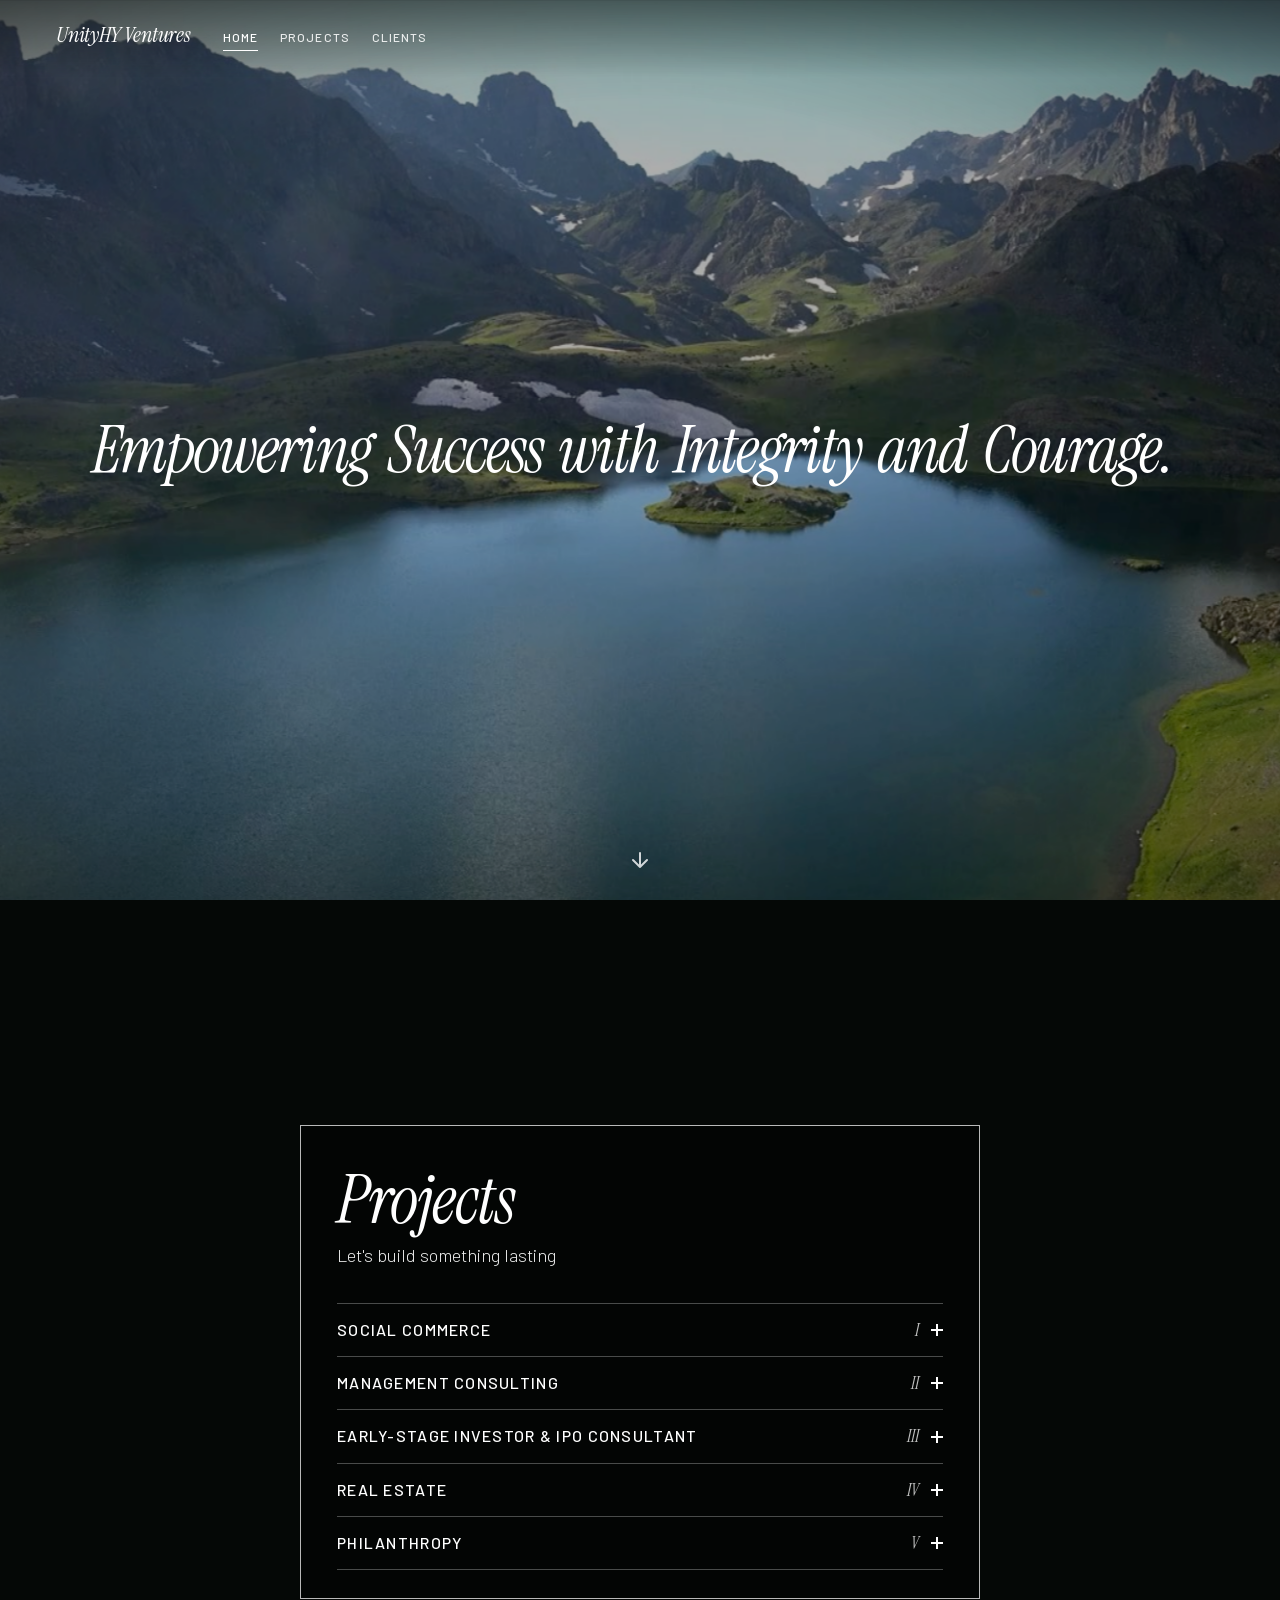
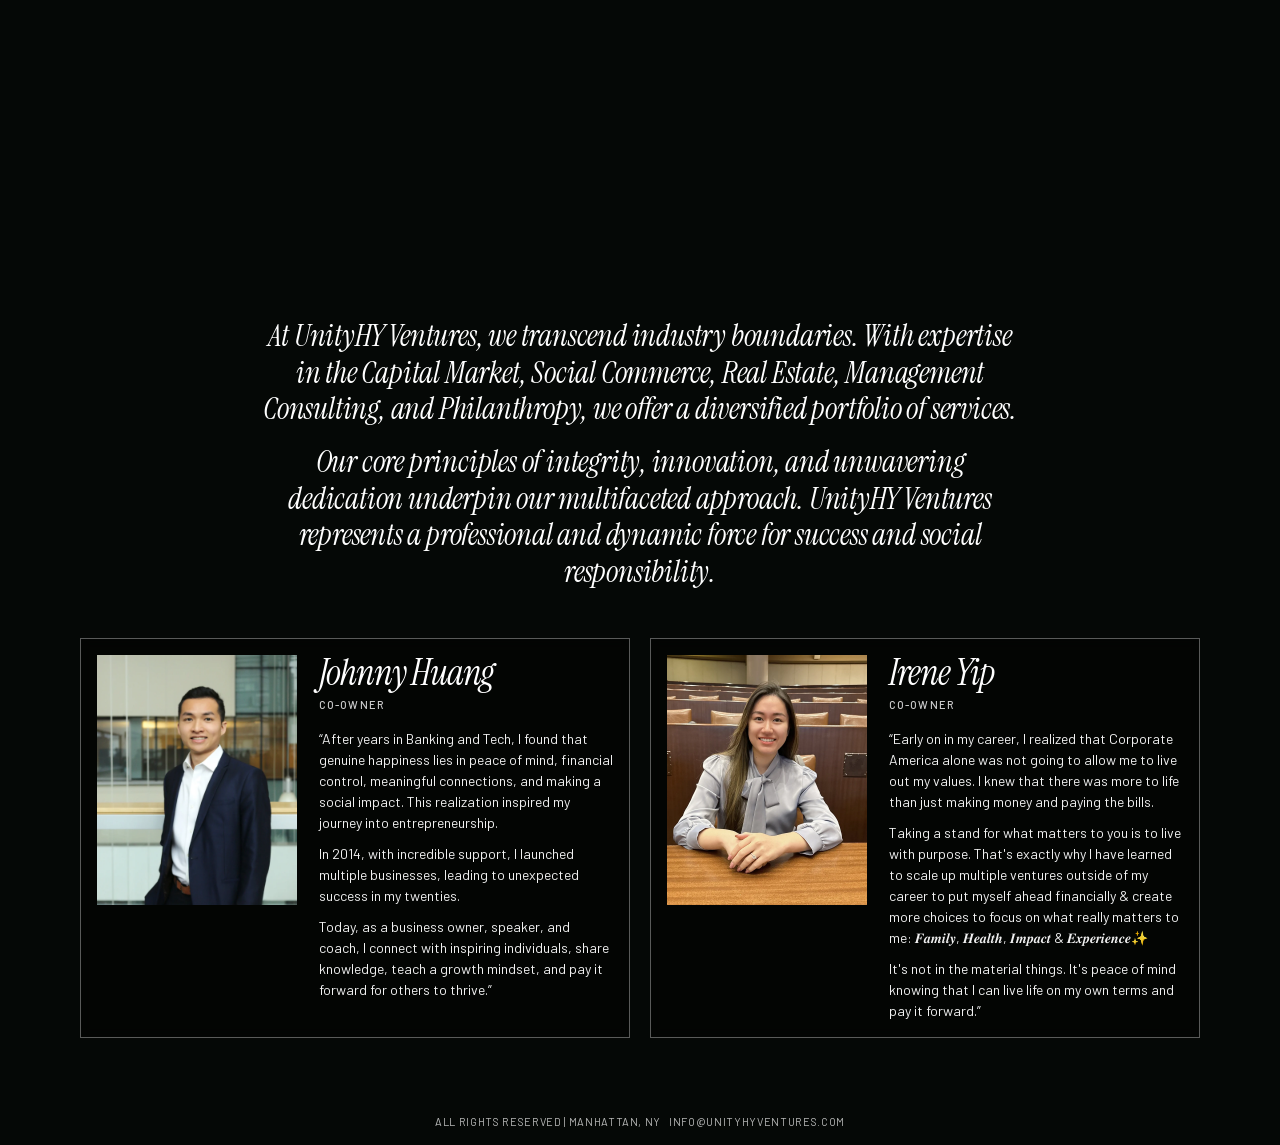
<file: index.html>
<!doctype html>
<html lang="en">
<head>
<meta charset="utf-8">
<meta name="viewport" content="width=device-width, initial-scale=1, viewport-fit=cover">
<title>UnityHY Ventures</title>
<meta name="description" content="UnityHY Ventures. Empowering Success with Integrity and Courage. Social Commerce, Management Consulting, Early-Stage Investor &amp; IPO Consultant, Real Estate, Philanthropy.">
<meta name="theme-color" content="#000000">
<meta property="og:type" content="website">
<meta property="og:site_name" content="UnityHY Ventures">
<meta property="og:title" content="UnityHY Ventures">
<meta property="og:description" content="Empowering Success with Integrity and Courage.">
<meta property="og:url" content="https://www.unityhyventures.com/">
<meta property="og:image" content="https://www.unityhyventures.com/img/preview.jpg">
<meta name="twitter:card" content="summary_large_image">
<link rel="canonical" href="https://www.unityhyventures.com/">
<link rel="icon" href="data:image/svg+xml,%3Csvg xmlns='http://www.w3.org/2000/svg' viewBox='0 0 32 32'%3E%3Crect width='32' height='32' rx='16' fill='%23000'/%3E%3Ctext x='16' y='23' font-family='Georgia,serif' font-style='italic' font-size='22' text-anchor='middle' fill='%23fff'%3Eu%3C/text%3E%3C/svg%3E">
<link rel="preload" href="fonts/InstrumentSerif-italic-400.woff2" as="font" type="font/woff2" crossorigin>
<link rel="preload" href="img/lake.jpg" as="image">
<link rel="stylesheet" href="site.css">
<script>document.documentElement.classList.add('js')</script>
</head>
<body>
<div class="back" aria-hidden="true">
  <div class="layer" data-k="lake"><video src="video/lake.mp4" muted playsinline autoplay preload="auto"></video></div>
  <div class="layer" data-k="grass"><video src="video/grass.mp4" muted playsinline preload="none"></video></div>
  <div class="layer" data-k="canopy"><video src="video/canopy.mp4" muted playsinline preload="none"></video></div>
</div>

<nav class="nav" aria-label="Main">
  <a class="name" href="index.html">UnityHY Ventures</a>
  <div class="links">
    <a href="index.html" aria-current="page">HOME</a>
    <a href="projects.html">PROJECTS</a>
    <a href="clients.html">CLIENTS</a>
  </div>
</nav>

<main>
<section id="hero">
  <h1 class="serif blur" data-blur data-delay=".1">Empowering Success with Integrity and Courage.</h1>
  <svg class="down rv in-load" style="--d:1s" viewBox="0 0 24 24" aria-hidden="true"><path d="M12 5v14M19 12l-7 7-7-7"/></svg>
</section>

<section id="projects">
  <div class="frame rv">
    <h2 class="serif">Projects</h2>
    <p class="subhead">Let's build something lasting</p>
    <details name="projects">
      <summary>SOCIAL COMMERCE<span class="side"><span class="num">I</span><span class="pm"></span></span></summary>
      <div class="copy">
<p>UnityHY Ventures is a privately held firm dedicated to pioneering revenue growth strategies in the social commerce industry. With a track record of success and innovation, we partner with established suppliers, including industry leaders like Disney, Bank of America, XS Energy, and Office Depot, to enhance their online revenue streams.</p>
<p>Our mission is to facilitate the digital transformation of traditional suppliers, guiding them towards thriving in the dynamic world of e-commerce. We specialize in strategies such as affiliate marketing and word-of-mouth campaigns, which have consistently generated over two million dollars in revenue.</p>
<p>We pride ourselves on our resilience and adaptability, demonstrated by our ability to maintain strong performance even during challenging times, including the pandemic. Our primary markets span across the North East (NY, NJ), California, Washington, and Illinois, and we also have a notable international presence in markets such as Canada, Mainland China, Hong Kong, Australia, and the U.K.</p>
      </div>
    </details>
    <details name="projects">
      <summary>MANAGEMENT CONSULTING<span class="side"><span class="num">II</span><span class="pm"></span></span></summary>
      <div class="copy">
<h4>Banking</h4>
<p>UnityHY Ventures provides specialized banking management consulting services, tailored to address the unique challenges within the financial sector. Our expertise in this domain includes:</p>
<ul>
<li>Risk Management: We assist banks in developing effective risk management strategies to safeguard assets and ensure regulatory compliance.</li>
<li>Process Optimization: We streamline banking operations to enhance efficiency and reduce costs.</li>
<li>Digital Transformation: We guide banks in embracing digital innovations and customer-centric solutions.</li>
</ul>
<h4>INFORMATION TECHNOLOGY</h4>
<p>In the realm of IT management consulting, UnityHY Ventures offers a range of services designed to optimize technology and operations. Our IT expertise includes:</p>
<ul>
<li>IT Strategy: We help businesses define and execute effective IT strategies to align technology with business goals.</li>
<li>Governance and Compliance: We provide guidance on IT governance, regulatory compliance, and data security.</li>
<li>Digital Transformation: We enable businesses to harness the power of technology for innovation and growth.</li>
</ul>
<h4>FINTECH</h4>
<p>For the rapidly evolving FINTECH sector, UnityHY Ventures offers consulting services tailored to address the unique demands of financial technology companies. Our FINTECH consulting includes:</p>
<ul>
<li>Product Development: We assist FINTECH companies in creating and launching cutting-edge products and services.</li>
<li>Market Expansion: We provide guidance on expanding market reach and seizing growth opportunities.</li>
<li>Regulatory Compliance: We help navigate the complex regulatory landscape specific to the FINTECH industry.</li>
</ul>
      </div>
    </details>
    <details name="projects">
      <summary>EARLY-STAGE INVESTOR &amp; IPO CONSULTANT<span class="side"><span class="num">III</span><span class="pm"></span></span></summary>
      <div class="copy">
<p>As a seasoned investment banker and now an angel investor, Johnny Huang, through UnityHY Ventures, plays a pivotal role in guiding Shenzhen Timely Electric Technology Co., Ltd. through its long-term Initial Public Offering (IPO) journey. Our primary focus is on facilitating essential connections for a successful NASDAQ IPO, leveraging our extensive network of brokers, auditors, and legal advisors, ensuring that the leadership team is well-equipped with the expertise and resources necessary for a seamless transition to a publicly traded entity.</p>
<p>In October 2024, Shenzhen Timely Electric Technology Co., Ltd. achieved a significant milestone by securing a project to oversee the construction and operational services for the Longhua Cultural and Sports Center and Jiulongshan Sports Park supercharging station. This landmark agreement represents a substantial advancement in enhancing the company’s market position and aligns perfectly with its growth objectives as it prepares for the IPO.</p>
      </div>
    </details>
    <details name="projects">
      <summary>REAL ESTATE<span class="side"><span class="num">IV</span><span class="pm"></span></span></summary>
      <div class="copy">
<ul>
<li>Real Estate Investment Expertise: At UnityHY Ventures, we have a wealth of experience in real estate development and investment, spanning the dynamic real estate markets of New York City and Long Island. Our comprehensive knowledge and insights enable us to identify prime real estate assets for our clients, ensuring they make informed and profitable investment decisions.</li>
<li>Property Portfolio Management: We bring a unique perspective to property portfolio management, ensuring that our clients&#x27; real estate assets are optimized for growth and income, unlocking the full potential of their investments in both New York City and Long Island.</li>
<li>Strategic Property Acquisition: Our deep-rooted expertise in New York City and Long Island&#x27;s real estate markets positions us as strategic property acquisition specialists. We carefully assess market conditions and investment potential, leveraging our local knowledge to secure properties that align with our clients&#x27; investment objectives and growth strategies.</li>
<li>Real Estate Development and Redevelopment: We actively engage in transformative projects, redeveloping properties to maximize their value, benefiting investors, and enhancing the communities where we operate, whether it&#x27;s in New York City or Long Island.</li>
<li>Real Estate Consultancy: Our real estate consultancy services are enriched by our extensive industry experience in both New York City and Long Island. Our guidance and insights into the real estate markets provide clients with the strategic perspective required to make informed decisions for their property ventures.</li>
<li>Comprehensive Property Analysis: Our property analyses are informed by our wealth of knowledge, ensuring that every investment aligns with our clients&#x27; financial goals and objectives in both New York City and Long Island.</li>
</ul>
      </div>
    </details>
    <details name="projects">
      <summary>PHILANTHROPY<span class="side"><span class="num">V</span><span class="pm"></span></span></summary>
      <div class="copy">
<p>The Lea Foundation was established out of deep concern for children in rural China who remain in their hometowns while their parents migrate to urban areas for work. This situation often leads to significant emotional and psychological challenges, as these children experience isolation, neglect, and a lack of parental guidance. The absence of parents can hinder their emotional development and educational opportunities, perpetuating a cycle of poverty and social difficulties within these communities. This phenomenon raises serious concerns about the long-term effects on children&#x27;s well-being and the stability of family structures.</p>
<p>The Foundation’s Returning Mothers program encourages women to return home by providing stable employment in traditional clothing production, promoting family unity, supporting left-behind children, and strengthening community ties. In collaboration with partners like China Life Insurance, the Suzhou Mingde Public Welfare Foundation, and individual philanthropists, the program also fosters eco-friendly agriculture, creating additional income through green crop cultivation. This comprehensive approach aids poverty alleviation while enabling women to stay close to their families.</p>
<p>Additionally, the Foundation organizes summer camps that enrich left-behind children’s lives through art, literature, and character development, fostering a nurturing environment for their growth and joy.</p>
<p>The Supporting Accompanying Mothers in County Towns initiative addresses the daily challenges these mothers face by providing:</p>
<ul>
<li>Emotional Support: A compassionate community for sharing experiences and forming connections.</li>
<li>Practical Aid: Resources and guidance to enhance their children’s education.</li>
<li>Advocacy: Raising awareness and promoting better educational opportunities in rural areas.</li>
<li>Empowerment: Opportunities for personal growth and development.</li>
</ul>
<p>Through these initiatives, the Lea Foundation seeks to empower mothers and foster positive family and community outcomes.</p>
      </div>
    </details>
  </div>
</section>

<section id="founders">
  <div class="about rv">
    <p>At UnityHY Ventures, we transcend industry boundaries. With expertise in the Capital Market, Social Commerce, Real Estate, Management Consulting, and Philanthropy, we offer a diversified portfolio of services.</p>
    <p>Our core principles of integrity, innovation, and unwavering dedication underpin our multifaceted approach. UnityHY Ventures represents a professional and dynamic force for success and social responsibility.</p>
  </div>
  <div class="two">
    <article class="who rv">
      <img src="img/johnny.webp" alt="Johnny Huang" loading="lazy">
      <div>
        <h3 class="serif">Johnny Huang</h3>
        <div class="role">Co-Owner</div>
        <blockquote><p>“After years in Banking and Tech, I found that genuine happiness lies in peace of mind, financial control, meaningful connections, and making a social impact. This realization inspired my journey into entrepreneurship.</p><p>In 2014, with incredible support, I launched multiple businesses, leading to unexpected success in my twenties.</p><p>Today, as a business owner, speaker, and coach, I connect with inspiring individuals, share knowledge, teach a growth mindset, and pay it forward for others to thrive.”</p></blockquote>
      </div>
    </article>
    <article class="who rv" style="--d:.1s">
      <img src="img/irene.webp" alt="Irene Yip" loading="lazy">
      <div>
        <h3 class="serif">Irene Yip</h3>
        <div class="role">Co-Owner</div>
        <blockquote><p>“Early on in my career, I realized that Corporate America alone was not going to allow me to live out my values. I knew that there was more to life than just making money and paying the bills.</p><p>Taking a stand for what matters to you is to live with purpose. That&#x27;s exactly why I have learned to scale up multiple ventures outside of my career to put myself ahead financially &amp; create more choices to focus on what really matters to me: 𝑭𝒂𝒎𝒊𝒍𝒚, 𝑯𝒆𝒂𝒍𝒕𝒉, 𝑰𝒎𝒑𝒂𝒄𝒕 &amp; 𝑬𝒙𝒑𝒆𝒓𝒊𝒆𝒏𝒄𝒆✨</p><p>It&#x27;s not in the material things. It&#x27;s peace of mind knowing that I can live life on my own terms and pay it forward.”</p></blockquote>
      </div>
    </article>
  </div>
</section>
</main>
<footer>ALL RIGHTS RESERVED | MANHATTAN, NY &nbsp; <a href="mailto:INFO@UNITYHYVENTURES.COM">INFO@UNITYHYVENTURES.COM</a></footer>
<script src="site.js"></script>
</body>
</html>
</file>
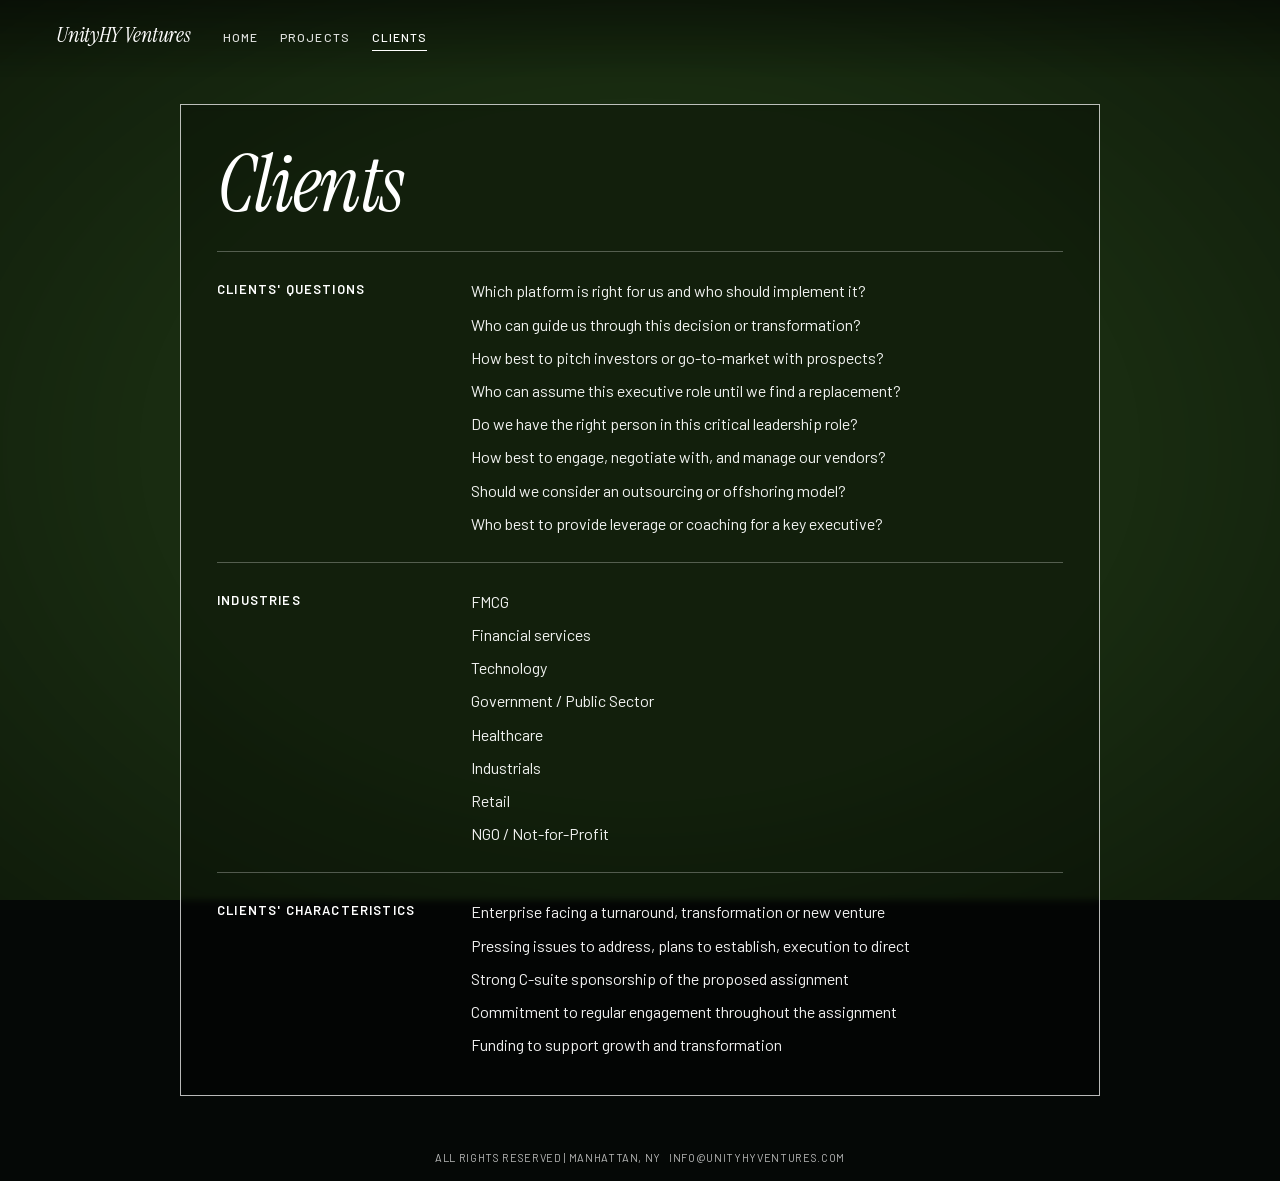
<file: clients.html>
<!doctype html>
<html lang="en">
<head>
<meta charset="utf-8">
<meta name="viewport" content="width=device-width, initial-scale=1, viewport-fit=cover">
<title>Clients | UnityHY Ventures</title>
<meta name="description" content="Clients&#x27; Questions, Industries and Clients&#x27; Characteristics at UnityHY Ventures.">
<meta name="theme-color" content="#000000">
<meta property="og:type" content="website">
<meta property="og:site_name" content="UnityHY Ventures">
<meta property="og:title" content="Clients | UnityHY Ventures">
<meta property="og:description" content="Empowering Success with Integrity and Courage.">
<meta property="og:url" content="https://www.unityhyventures.com/clients">
<meta property="og:image" content="https://www.unityhyventures.com/img/preview.jpg">
<meta name="twitter:card" content="summary_large_image">
<link rel="canonical" href="https://www.unityhyventures.com/clients">
<link rel="icon" href="data:image/svg+xml,%3Csvg xmlns='http://www.w3.org/2000/svg' viewBox='0 0 32 32'%3E%3Crect width='32' height='32' rx='16' fill='%23000'/%3E%3Ctext x='16' y='23' font-family='Georgia,serif' font-style='italic' font-size='22' text-anchor='middle' fill='%23fff'%3Eu%3C/text%3E%3C/svg%3E">
<link rel="preload" href="fonts/InstrumentSerif-italic-400.woff2" as="font" type="font/woff2" crossorigin>
<link rel="stylesheet" href="site.css">
<script>document.documentElement.classList.add('js')</script>
</head>
<body>
<div class="back" aria-hidden="true">
  <div class="layer" data-k="grass"><video src="video/grass.mp4" muted playsinline autoplay preload="auto"></video></div>
</div>

<nav class="nav" aria-label="Main">
  <a class="name" href="index.html">UnityHY Ventures</a>
  <div class="links">
    <a href="index.html">HOME</a>
    <a href="projects.html">PROJECTS</a>
    <a href="clients.html" aria-current="page">CLIENTS</a>
  </div>
</nav>

<main>
<section id="clientpage">
  <div class="frame wide rv in-load">
    <h1 class="serif">Clients</h1>
    <div class="block"><h2>Clients' Questions</h2><ul><li>Which platform is right for us and who should implement it?</li><li>Who can guide us through this decision or transformation?</li><li>How best to pitch investors or go-to-market with prospects?</li><li>Who can assume this executive role until we find a replacement?</li><li>Do we have the right person in this critical leadership role?</li><li>How best to engage, negotiate with, and manage our vendors?</li><li>Should we consider an outsourcing or offshoring model?</li><li>Who best to provide leverage or coaching for a key executive?</li></ul></div>
    <div class="block"><h2>Industries</h2><ul><li>FMCG</li><li>Financial services</li><li>Technology</li><li>Government / Public Sector</li><li>Healthcare</li><li>Industrials</li><li>Retail</li><li>NGO / Not-for-Profit</li></ul></div>
    <div class="block"><h2>Clients' Characteristics</h2><ul><li>Enterprise facing a turnaround, transformation or new venture</li><li>Pressing issues to address, plans to establish, execution to direct</li><li>Strong C-suite sponsorship of the proposed assignment</li><li>Commitment to regular engagement throughout the assignment</li><li>Funding to support growth and transformation</li></ul></div>
  </div>
</section>
</main>
<footer>ALL RIGHTS RESERVED | MANHATTAN, NY &nbsp; <a href="mailto:INFO@UNITYHYVENTURES.COM">INFO@UNITYHYVENTURES.COM</a></footer>
<script src="site.js"></script>
</body>
</html>
</file>
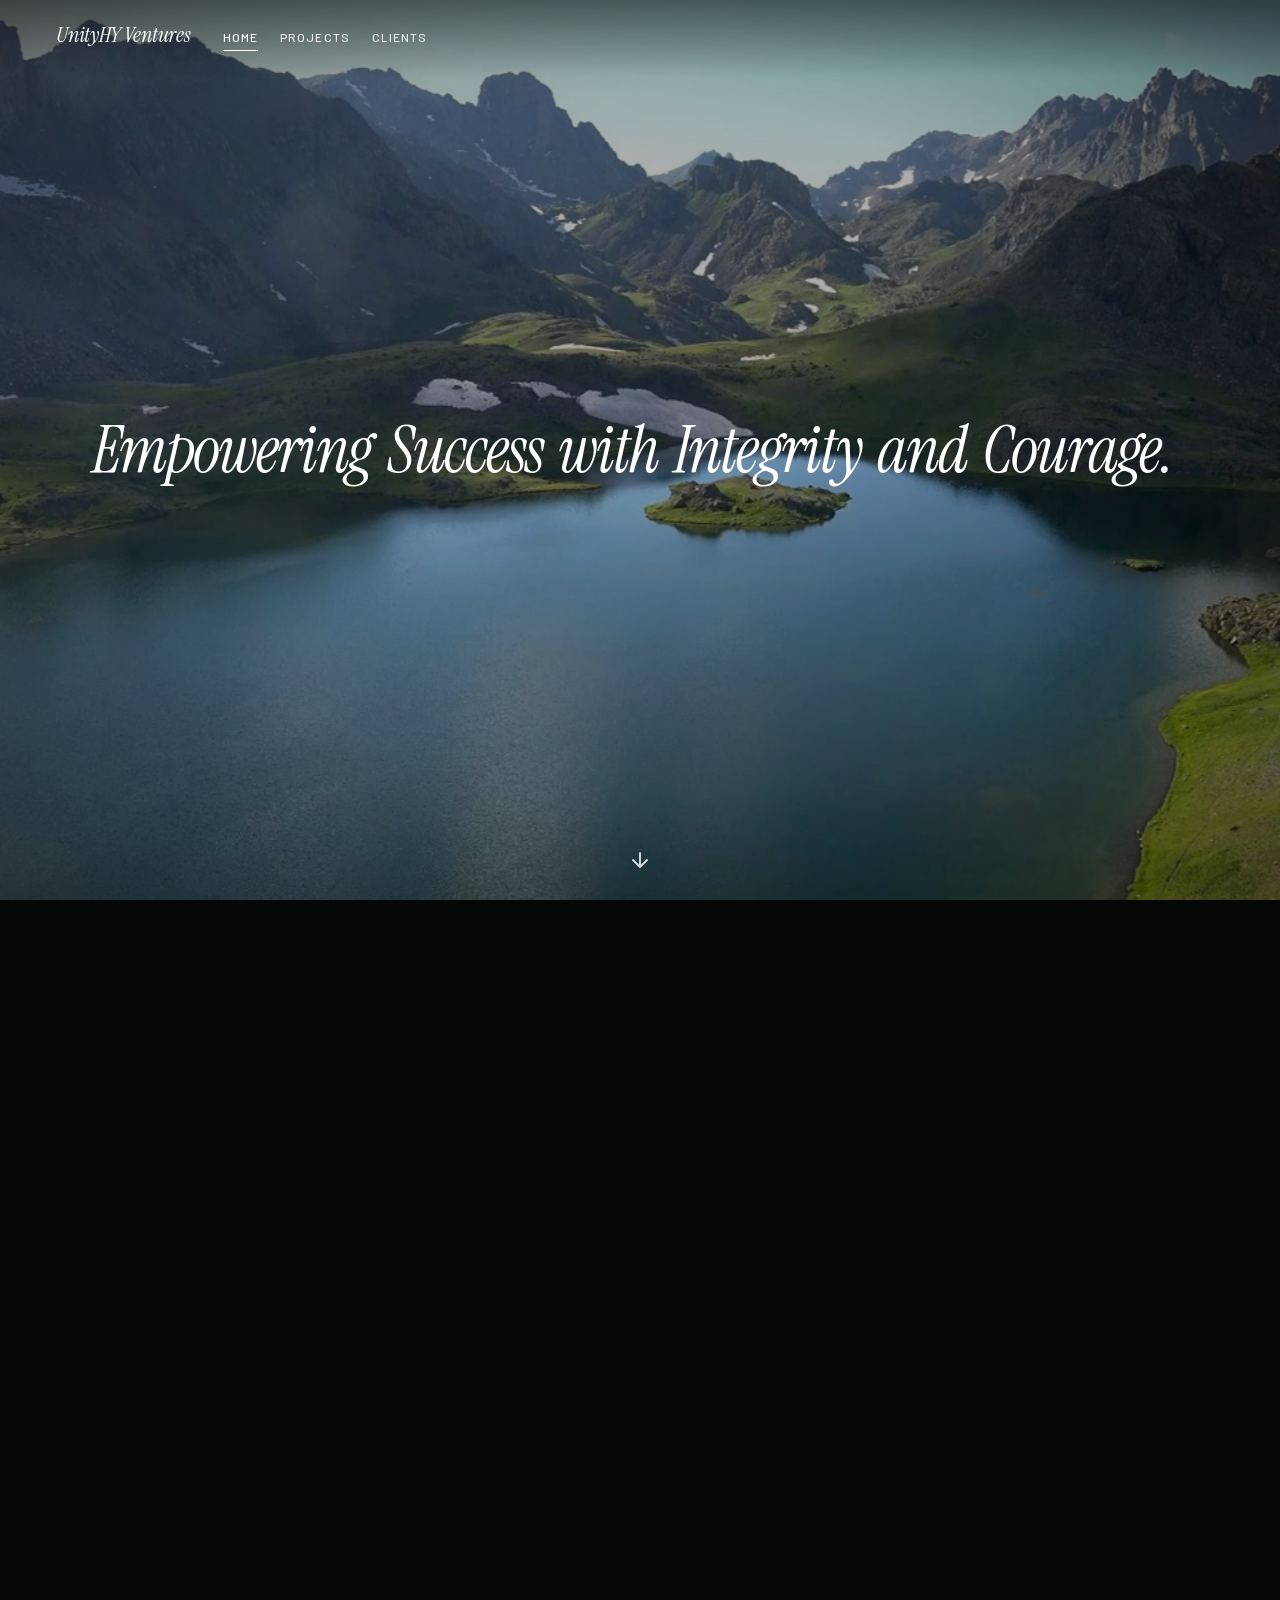
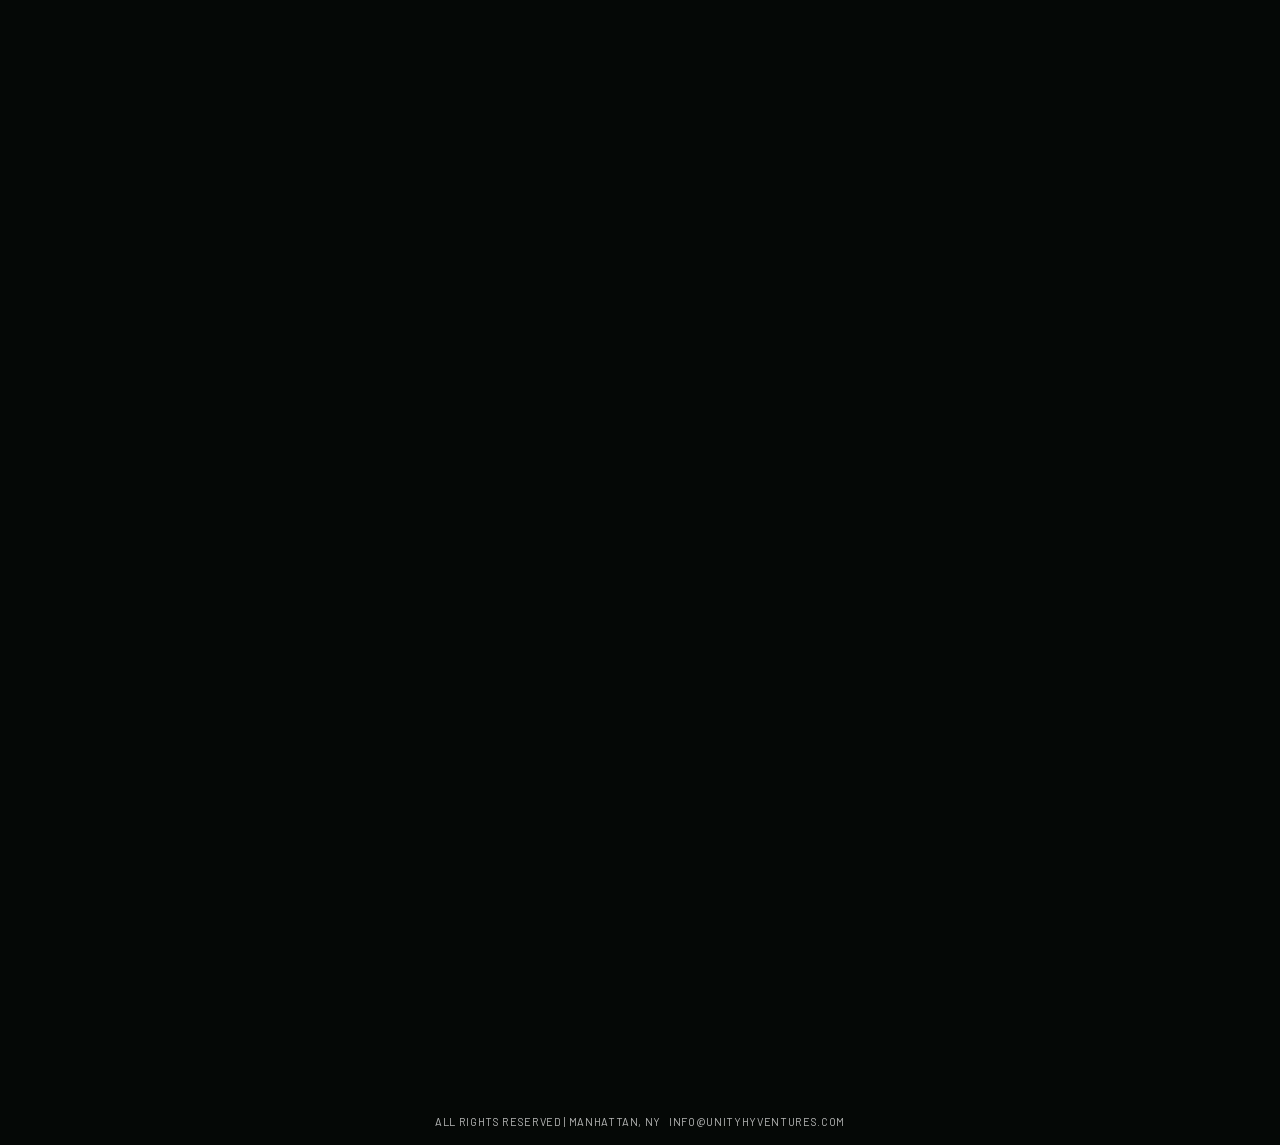
<file: home.html>
<!doctype html><meta charset="utf-8"><meta name="robots" content="noindex"><title>UnityHY Ventures</title><link rel="canonical" href="https://www.unityhyventures.com/index.html"><meta http-equiv="refresh" content="0; url=index.html"><p><a href="index.html">UnityHY Ventures</a></p>
</file>
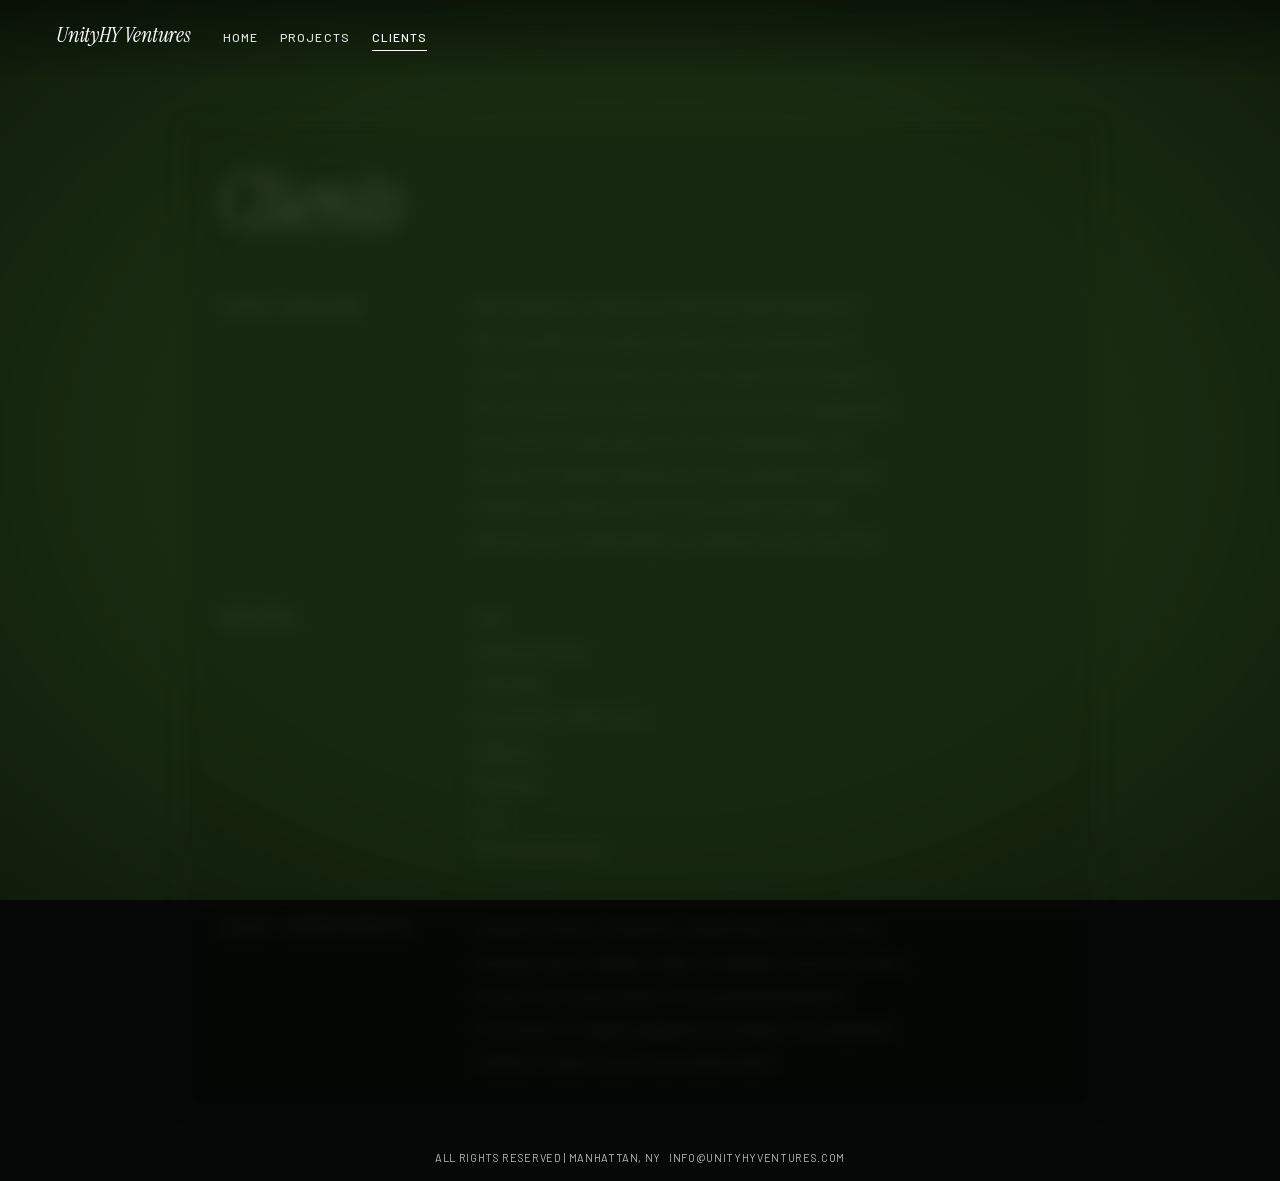
<file: new-page-1.html>
<!doctype html><meta charset="utf-8"><meta name="robots" content="noindex"><title>UnityHY Ventures</title><link rel="canonical" href="https://www.unityhyventures.com/clients.html"><meta http-equiv="refresh" content="0; url=clients.html"><p><a href="clients.html">UnityHY Ventures</a></p>
</file>
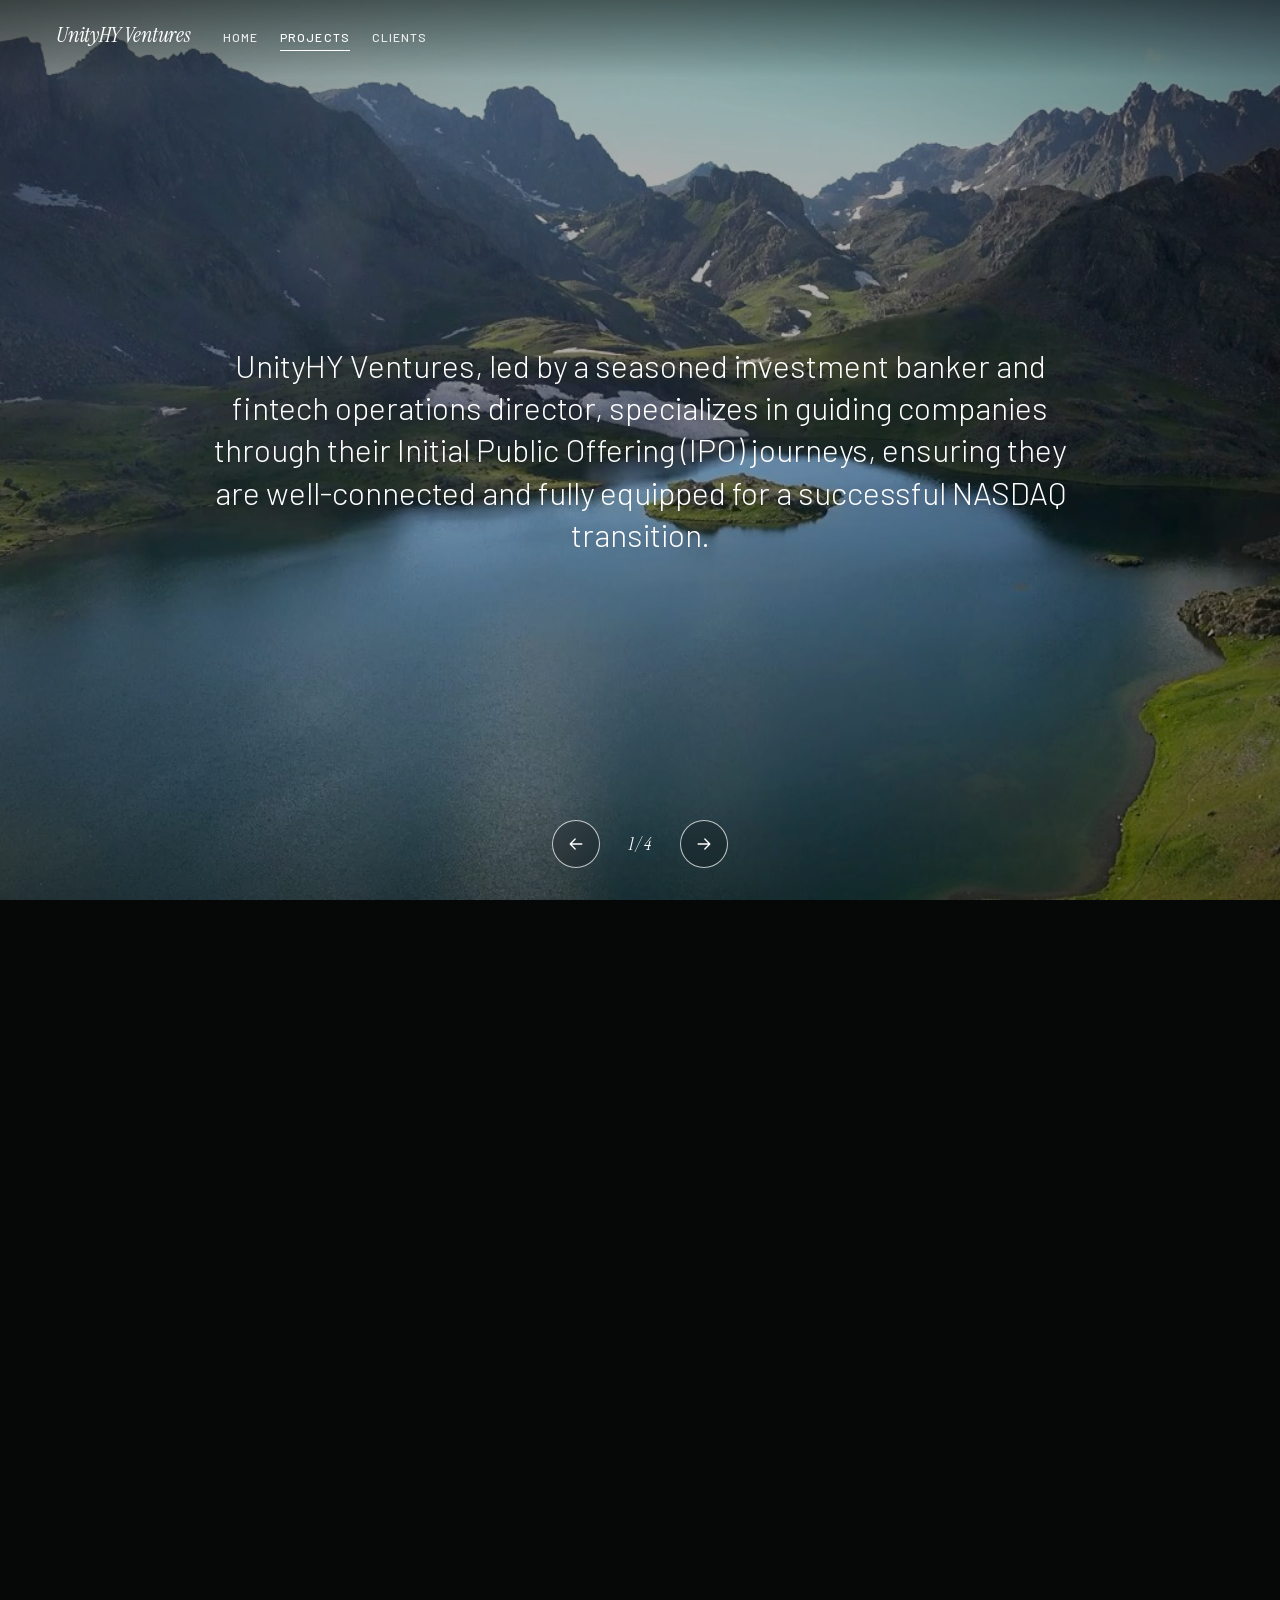
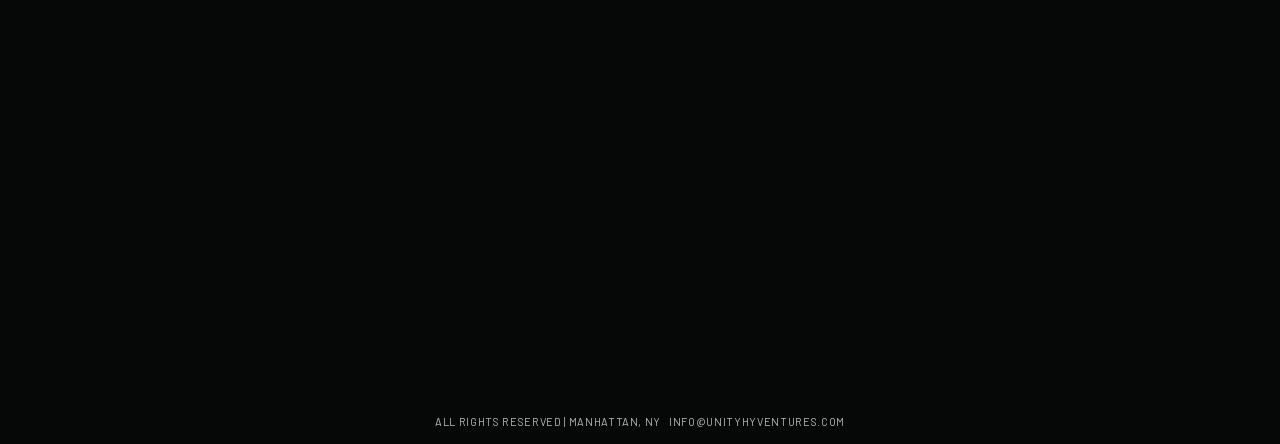
<file: new-page.html>
<!doctype html><meta charset="utf-8"><meta name="robots" content="noindex"><title>UnityHY Ventures</title><link rel="canonical" href="https://www.unityhyventures.com/projects.html"><meta http-equiv="refresh" content="0; url=projects.html"><p><a href="projects.html">UnityHY Ventures</a></p>
</file>
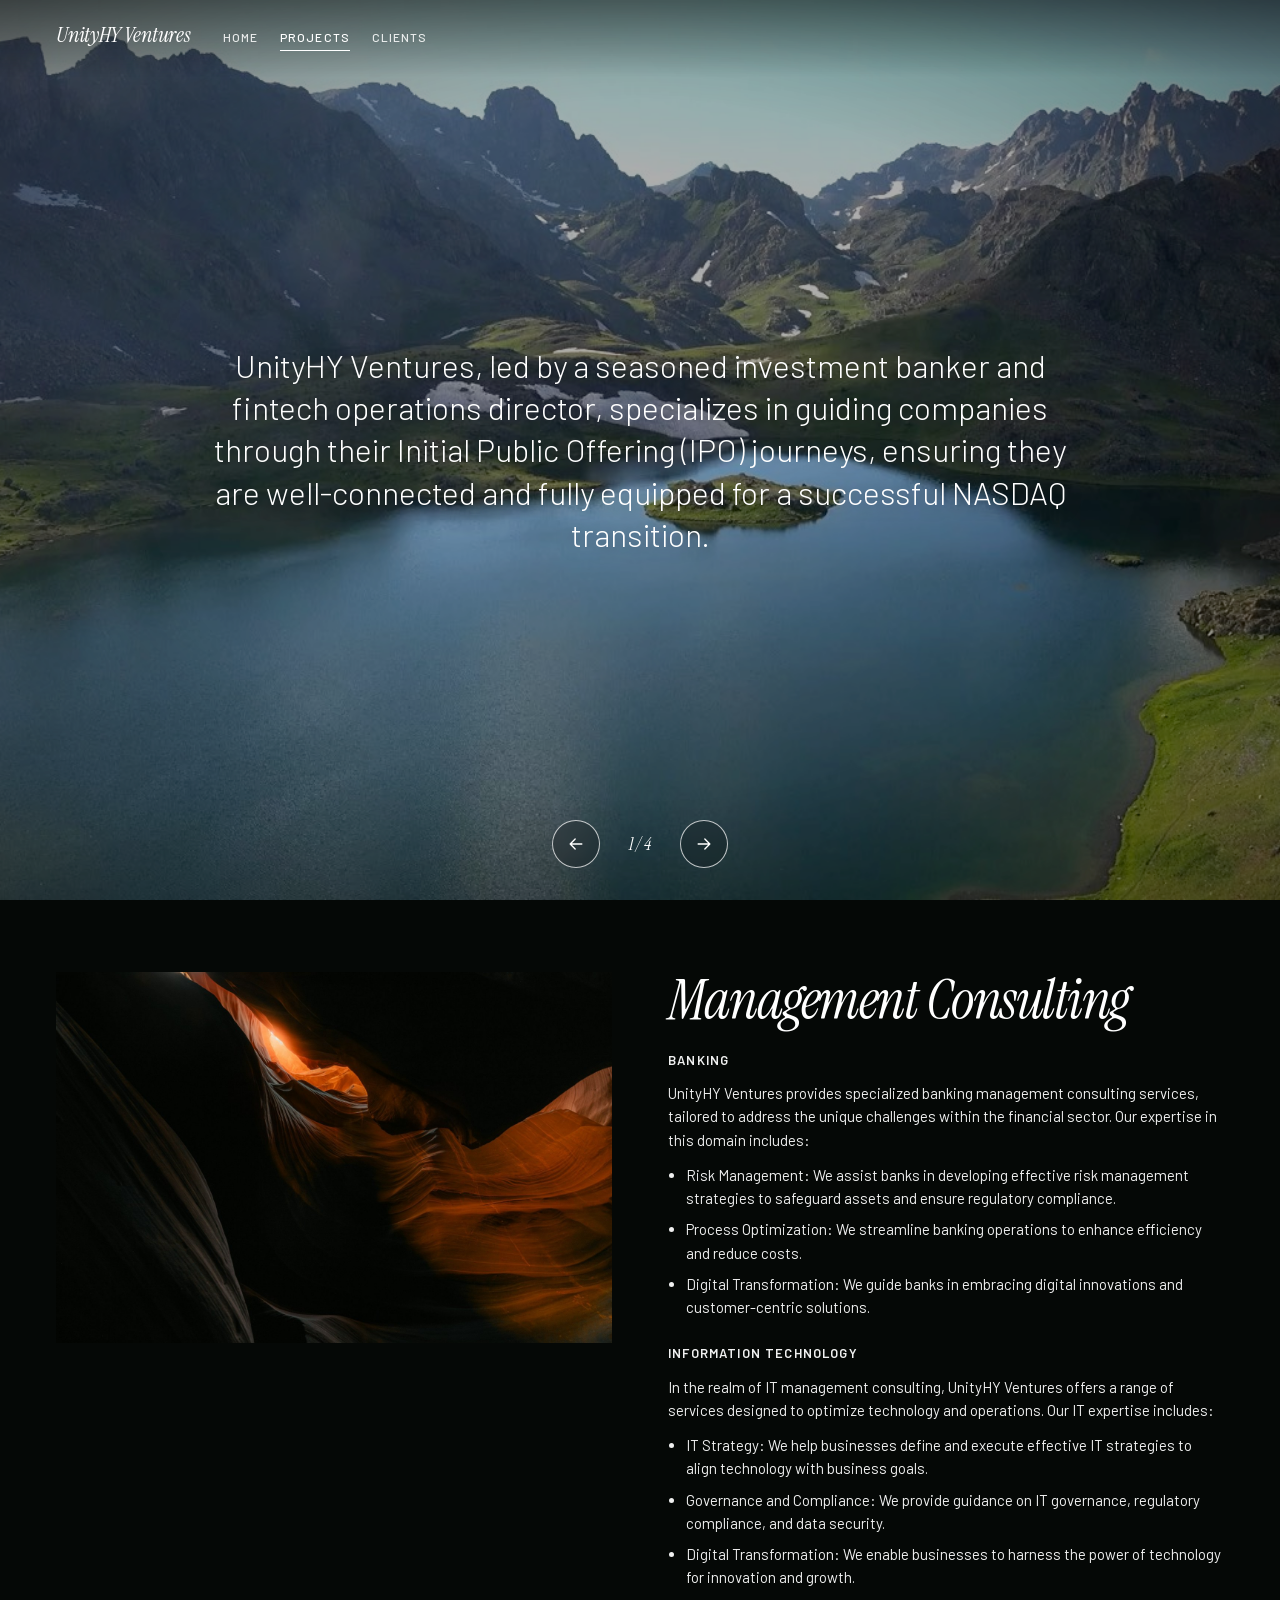
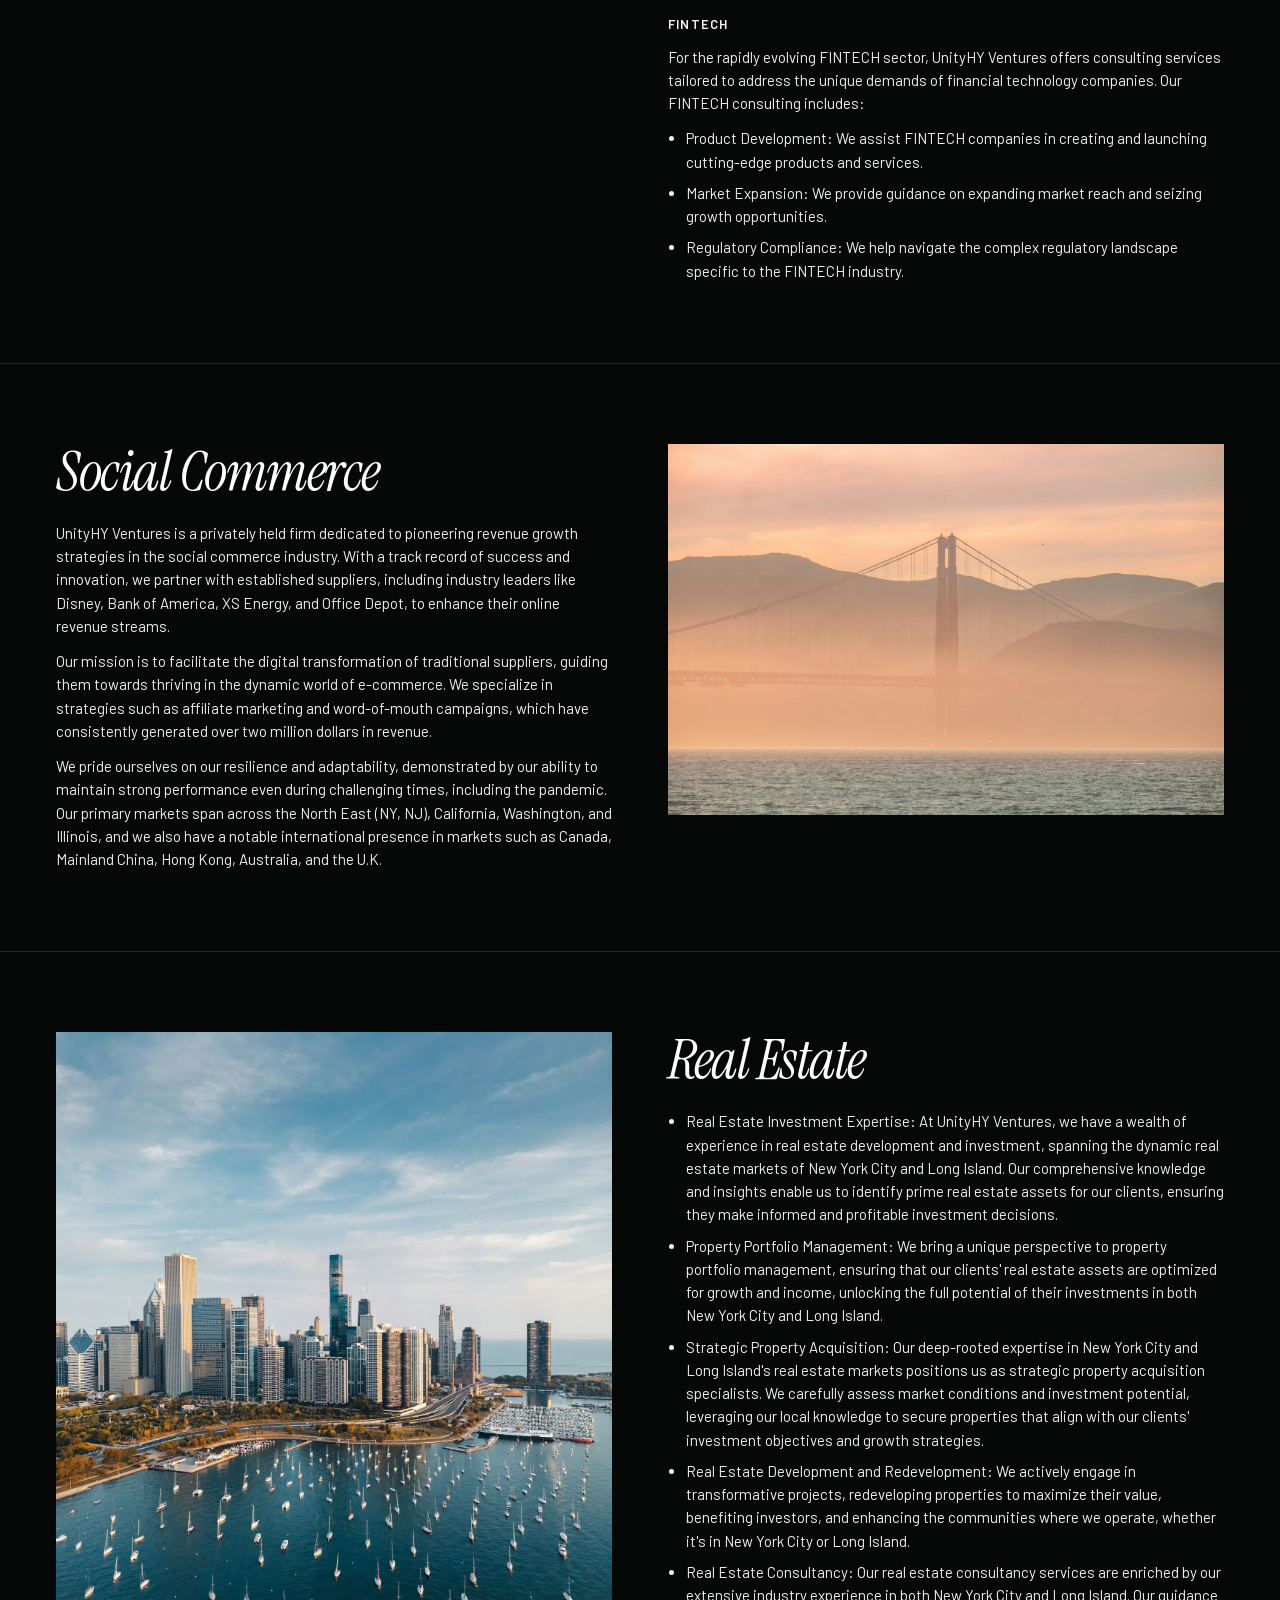
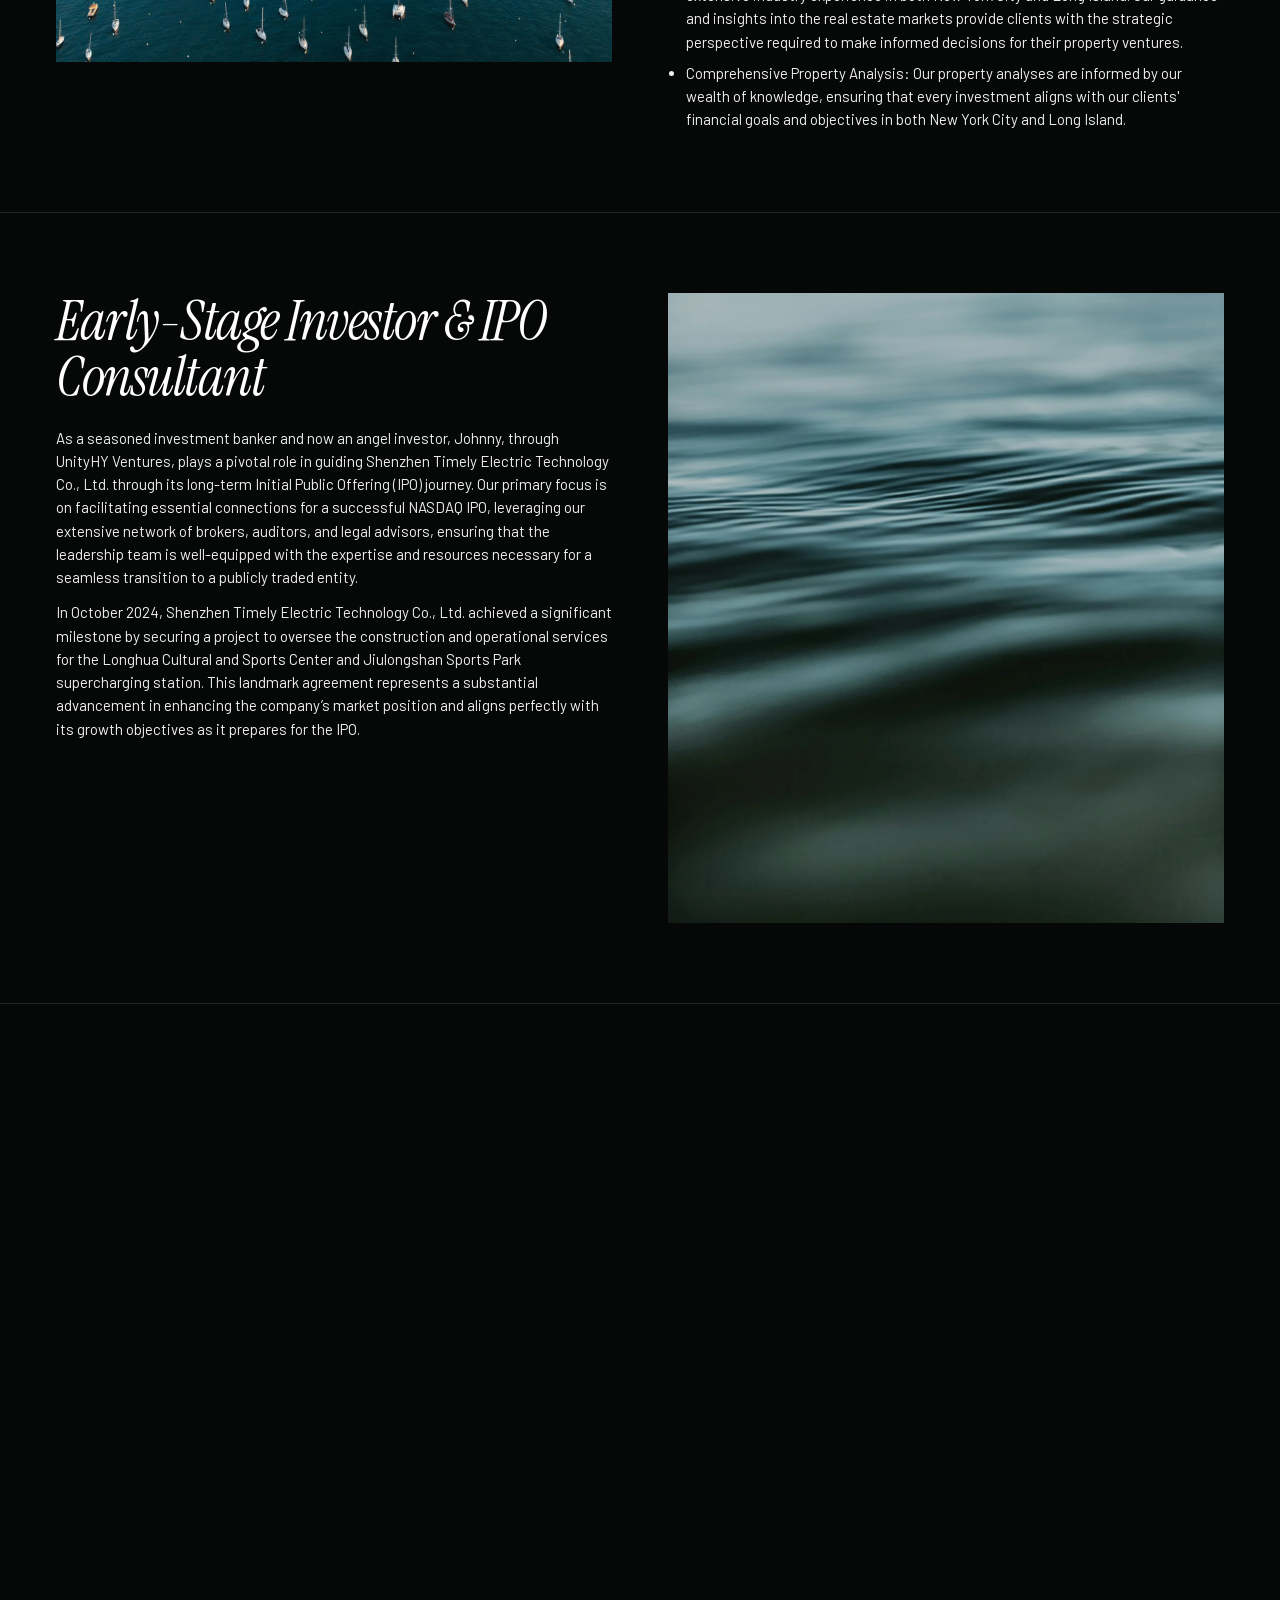
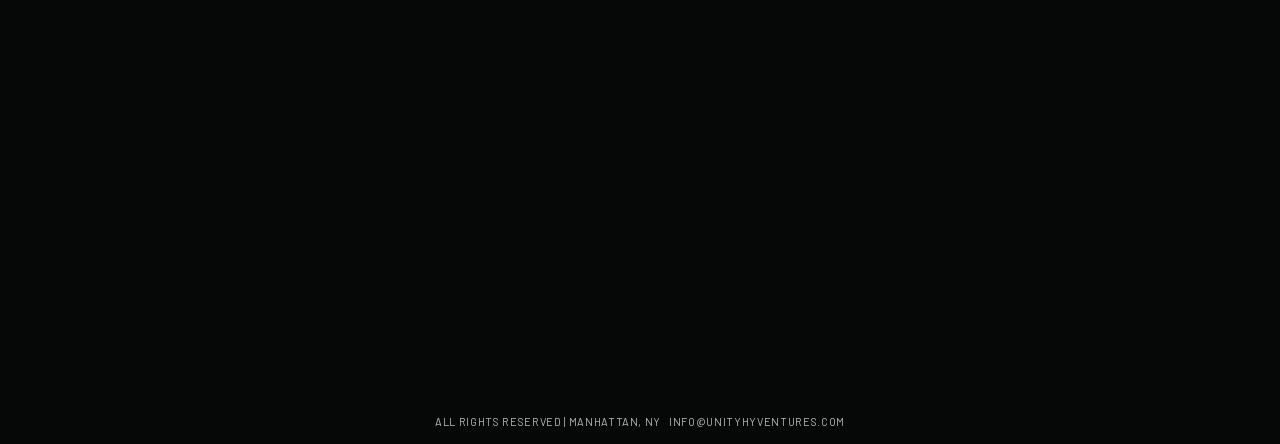
<file: projects.html>
<!doctype html>
<html lang="en">
<head>
<meta charset="utf-8">
<meta name="viewport" content="width=device-width, initial-scale=1, viewport-fit=cover">
<title>Projects | UnityHY Ventures</title>
<meta name="description" content="UnityHY Ventures, led by a seasoned investment banker and fintech operations director, specializes in guiding companies through their Initial Public Offering (IPO) journeys, ensuring they are well-connected and fully equipped for a successful NASDAQ transition.">
<meta name="theme-color" content="#000000">
<meta property="og:type" content="website">
<meta property="og:site_name" content="UnityHY Ventures">
<meta property="og:title" content="Projects | UnityHY Ventures">
<meta property="og:description" content="Empowering Success with Integrity and Courage.">
<meta property="og:url" content="https://www.unityhyventures.com/projects">
<meta property="og:image" content="https://www.unityhyventures.com/img/preview.jpg">
<meta name="twitter:card" content="summary_large_image">
<link rel="canonical" href="https://www.unityhyventures.com/projects">
<link rel="icon" href="data:image/svg+xml,%3Csvg xmlns='http://www.w3.org/2000/svg' viewBox='0 0 32 32'%3E%3Crect width='32' height='32' rx='16' fill='%23000'/%3E%3Ctext x='16' y='23' font-family='Georgia,serif' font-style='italic' font-size='22' text-anchor='middle' fill='%23fff'%3Eu%3C/text%3E%3C/svg%3E">
<link rel="preload" href="fonts/InstrumentSerif-italic-400.woff2" as="font" type="font/woff2" crossorigin>
<link rel="preload" href="img/lake.jpg" as="image">
<link rel="stylesheet" href="site.css">
<script>document.documentElement.classList.add('js')</script>
</head>
<body>
<div class="back" aria-hidden="true">
  <div class="layer" data-k="lake"><video src="video/lake.mp4" muted playsinline autoplay preload="auto"></video></div>
</div>

<nav class="nav" aria-label="Main">
  <a class="name" href="index.html">UnityHY Ventures</a>
  <div class="links">
    <a href="index.html">HOME</a>
    <a href="projects.html" aria-current="page">PROJECTS</a>
    <a href="clients.html">CLIENTS</a>
  </div>
</nav>

<main>
<section id="summaries">
  <p class="slide on">UnityHY Ventures, led by a seasoned investment banker and fintech operations director, specializes in guiding companies through their Initial Public Offering (IPO) journeys, ensuring they are well-connected and fully equipped for a successful NASDAQ transition.</p>
  <p class="slide">UnityHY Ventures offers specialized consulting services in management, banking, IT, and fintech, focusing on risk management, process optimization, digital transformation, IT strategy, governance, compliance, product development, market expansion, and regulatory navigation.</p>
  <p class="slide">UnityHY Ventures specializes in pioneering revenue growth strategies in the social commerce industry, partnering with major suppliers to enhance their online revenue streams and drive digital transformation through innovative marketing approaches.</p>
  <p class="slide">UnityHY Ventures offers expert real estate investment, property management, strategic acquisition, and development services in New York City and Long Island, helping clients make informed decisions and maximize the potential of their real estate assets.</p>
  <div class="pager">
    <button class="arrow prev" type="button" aria-label="Previous"><svg viewBox="0 0 24 24" aria-hidden="true"><path d="M19 12H5M11 6l-6 6 6 6"/></svg></button>
    <span class="count" aria-live="polite">1 / 4</span>
    <button class="arrow next" type="button" aria-label="Next"><svg viewBox="0 0 24 24" aria-hidden="true"><path d="M5 12h14M13 6l6 6-6 6"/></svg></button>
  </div>
</section>
<div class="details">
  <article class="proj">
    <div class="pic rv"><img src="img/old/unsplash-image-JwR6ajxeShU.jpg" alt="" loading="lazy"></div>
    <div class="rv" style="--d:.1s">
      <h2 class="serif">Management Consulting</h2>
      <div class="copy">
<h4>Banking</h4>
<p>UnityHY Ventures provides specialized banking management consulting services, tailored to address the unique challenges within the financial sector. Our expertise in this domain includes:</p>
<ul>
<li>Risk Management: We assist banks in developing effective risk management strategies to safeguard assets and ensure regulatory compliance.</li>
<li>Process Optimization: We streamline banking operations to enhance efficiency and reduce costs.</li>
<li>Digital Transformation: We guide banks in embracing digital innovations and customer-centric solutions.</li>
</ul>
<h4>INFORMATION TECHNOLOGY</h4>
<p>In the realm of IT management consulting, UnityHY Ventures offers a range of services designed to optimize technology and operations. Our IT expertise includes:</p>
<ul>
<li>IT Strategy: We help businesses define and execute effective IT strategies to align technology with business goals.</li>
<li>Governance and Compliance: We provide guidance on IT governance, regulatory compliance, and data security.</li>
<li>Digital Transformation: We enable businesses to harness the power of technology for innovation and growth.</li>
</ul>
<h4>FINTECH</h4>
<p>For the rapidly evolving FINTECH sector, UnityHY Ventures offers consulting services tailored to address the unique demands of financial technology companies. Our FINTECH consulting includes:</p>
<ul>
<li>Product Development: We assist FINTECH companies in creating and launching cutting-edge products and services.</li>
<li>Market Expansion: We provide guidance on expanding market reach and seizing growth opportunities.</li>
<li>Regulatory Compliance: We help navigate the complex regulatory landscape specific to the FINTECH industry.</li>
</ul>
      </div>
    </div>
  </article>
  <article class="proj">
    <div class="pic rv"><img src="img/old/unsplash-image-OxqpX5LnuE8.jpg" alt="" loading="lazy"></div>
    <div class="rv" style="--d:.1s">
      <h2 class="serif">Social Commerce</h2>
      <div class="copy">
<p>UnityHY Ventures is a privately held firm dedicated to pioneering revenue growth strategies in the social commerce industry. With a track record of success and innovation, we partner with established suppliers, including industry leaders like Disney, Bank of America, XS Energy, and Office Depot, to enhance their online revenue streams.</p>
<p>Our mission is to facilitate the digital transformation of traditional suppliers, guiding them towards thriving in the dynamic world of e-commerce. We specialize in strategies such as affiliate marketing and word-of-mouth campaigns, which have consistently generated over two million dollars in revenue.</p>
<p>We pride ourselves on our resilience and adaptability, demonstrated by our ability to maintain strong performance even during challenging times, including the pandemic. Our primary markets span across the North East (NY, NJ), California, Washington, and Illinois, and we also have a notable international presence in markets such as Canada, Mainland China, Hong Kong, Australia, and the U.K.</p>
      </div>
    </div>
  </article>
  <article class="proj">
    <div class="pic rv"><img src="img/old/unsplash-image-gNZz9w4UnmQ.jpg" alt="" loading="lazy"></div>
    <div class="rv" style="--d:.1s">
      <h2 class="serif">Real Estate</h2>
      <div class="copy">
<ul>
<li>Real Estate Investment Expertise: At UnityHY Ventures, we have a wealth of experience in real estate development and investment, spanning the dynamic real estate markets of New York City and Long Island. Our comprehensive knowledge and insights enable us to identify prime real estate assets for our clients, ensuring they make informed and profitable investment decisions.</li>
<li>Property Portfolio Management: We bring a unique perspective to property portfolio management, ensuring that our clients&#x27; real estate assets are optimized for growth and income, unlocking the full potential of their investments in both New York City and Long Island.</li>
<li>Strategic Property Acquisition: Our deep-rooted expertise in New York City and Long Island&#x27;s real estate markets positions us as strategic property acquisition specialists. We carefully assess market conditions and investment potential, leveraging our local knowledge to secure properties that align with our clients&#x27; investment objectives and growth strategies.</li>
<li>Real Estate Development and Redevelopment: We actively engage in transformative projects, redeveloping properties to maximize their value, benefiting investors, and enhancing the communities where we operate, whether it&#x27;s in New York City or Long Island.</li>
<li>Real Estate Consultancy: Our real estate consultancy services are enriched by our extensive industry experience in both New York City and Long Island. Our guidance and insights into the real estate markets provide clients with the strategic perspective required to make informed decisions for their property ventures.</li>
<li>Comprehensive Property Analysis: Our property analyses are informed by our wealth of knowledge, ensuring that every investment aligns with our clients&#x27; financial goals and objectives in both New York City and Long Island.</li>
</ul>
      </div>
    </div>
  </article>
  <article class="proj">
    <div class="pic rv"><img src="img/old/unsplash-image-hOVOEMrg9Tk.jpg" alt="" loading="lazy"></div>
    <div class="rv" style="--d:.1s">
      <h2 class="serif">Early-Stage Investor &amp; IPO Consultant</h2>
      <div class="copy">
<p>As a seasoned investment banker and now an angel investor, Johnny, through UnityHY Ventures, plays a pivotal role in guiding Shenzhen Timely Electric Technology Co., Ltd. through its long-term Initial Public Offering (IPO) journey. Our primary focus is on facilitating essential connections for a successful NASDAQ IPO, leveraging our extensive network of brokers, auditors, and legal advisors, ensuring that the leadership team is well-equipped with the expertise and resources necessary for a seamless transition to a publicly traded entity.</p>
<p>In October 2024, Shenzhen Timely Electric Technology Co., Ltd. achieved a significant milestone by securing a project to oversee the construction and operational services for the Longhua Cultural and Sports Center and Jiulongshan Sports Park supercharging station. This landmark agreement represents a substantial advancement in enhancing the company’s market position and aligns perfectly with its growth objectives as it prepares for the IPO.</p>
      </div>
    </div>
  </article>
  <article class="proj">
    <div class="pic rv"><img src="img/old/IMG_0659.JPG" alt="A Lea Foundation session with children in a rural classroom in China" loading="lazy"></div>
    <div class="rv" style="--d:.1s">
      <h2 class="serif">Philanthropy</h2>
      <div class="copy">
<p>The Lea Foundation was established out of deep concern for children in rural China who remain in their hometowns while their parents migrate to urban areas for work. This situation often leads to significant emotional and psychological challenges, as these children experience isolation, neglect, and a lack of parental guidance. The absence of parents can hinder their emotional development and educational opportunities, perpetuating a cycle of poverty and social difficulties within these communities. This phenomenon raises serious concerns about the long-term effects on children&#x27;s well-being and the stability of family structures.</p>
<p>The Foundation’s Returning Mothers program encourages women to return home by providing stable employment in traditional clothing production, promoting family unity, supporting left-behind children, and strengthening community ties. In collaboration with partners like China Life Insurance, the Suzhou Mingde Public Welfare Foundation, and individual philanthropists, the program also fosters eco-friendly agriculture, creating additional income through green crop cultivation. This comprehensive approach aids poverty alleviation while enabling women to stay close to their families.</p>
<p>Additionally, the Foundation organizes summer camps that enrich left-behind children’s lives through art, literature, and character development, fostering a nurturing environment for their growth and joy.</p>
<p>The Supporting Accompanying Mothers in County Towns initiative addresses the daily challenges these mothers face by providing:</p>
<ul>
<li>Emotional Support: A compassionate community for sharing experiences and forming connections.</li>
<li>Practical Aid: Resources and guidance to enhance their children’s education.</li>
<li>Advocacy: Raising awareness and promoting better educational opportunities in rural areas.</li>
<li>Empowerment: Opportunities for personal growth and development.</li>
</ul>
<p>Through these initiatives, the Lea Foundation seeks to empower mothers and foster positive family and community outcomes.</p>
      </div>
    </div>
  </article>
</div>
</main>
<div class="solid-foot"><footer>ALL RIGHTS RESERVED | MANHATTAN, NY &nbsp; <a href="mailto:INFO@UNITYHYVENTURES.COM">INFO@UNITYHYVENTURES.COM</a></footer></div>
<script src="site.js"></script>
</body>
</html>
</file>
<file: site.css>
/* UnityHY Ventures. Plain HTML and CSS with nothing loaded from another site, so it opens fast and
   also opens in China. Every word comes from the old Squarespace site; only the design is new. */
@font-face{font-family:'Instrument Serif';font-style:italic;font-weight:400;font-display:swap;src:url(fonts/InstrumentSerif-italic-400.woff2) format('woff2')}
@font-face{font-family:'Barlow';font-weight:300;font-display:swap;src:url(fonts/Barlow-normal-300.woff2) format('woff2')}
@font-face{font-family:'Barlow';font-weight:400;font-display:swap;src:url(fonts/Barlow-normal-400.woff2) format('woff2')}
@font-face{font-family:'Barlow';font-weight:500;font-display:swap;src:url(fonts/Barlow-normal-500.woff2) format('woff2')}
@font-face{font-family:'Barlow';font-weight:600;font-display:swap;src:url(fonts/Barlow-normal-600.woff2) format('woff2')}
:root{--serif:'Instrument Serif',Georgia,'Times New Roman',serif;--sans:'Barlow',-apple-system,'Helvetica Neue',Arial,'PingFang SC',sans-serif;--pad:20px;--ink:rgba(255,255,255,.94)}
*{box-sizing:border-box;margin:0}
html{scroll-behavior:smooth;-webkit-text-size-adjust:100%}
body{background:#050806;color:#fff;font:400 16px/1.5 var(--sans);overflow-x:hidden;-webkit-font-smoothing:antialiased}
a{color:inherit;text-decoration:none}
img,video{display:block}
.serif{font-family:var(--serif);font-style:italic;font-weight:400}
main,footer{position:relative;z-index:10}

/* the moving backgrounds */
.back{position:fixed;inset:0;z-index:0;overflow:hidden;background:#000}
.back .layer{position:absolute;inset:0;opacity:0;will-change:transform;filter:brightness(.68) saturate(1.05)}
.back .layer:first-child{opacity:1}
.back .layer[data-k=lake]{background:#10202b url(img/lake.jpg) center/cover no-repeat}
.back .layer[data-k=grass]{background:#26401a}
.back .layer[data-k=canopy]{filter:brightness(.48) saturate(1.05)}
.back video{position:absolute;inset:0;width:100%;height:100%;object-fit:cover;opacity:0}
.back::after{content:"";position:absolute;inset:0;background:radial-gradient(ellipse at center,transparent 55%,rgba(0,0,0,.35))}

/* the old site's menu: name, then Home, Projects, Clients */
.nav{position:fixed;top:0;left:0;right:0;z-index:50;padding:18px var(--pad) 26px;display:flex;align-items:baseline;gap:18px;background:linear-gradient(180deg,rgba(0,0,0,.42),rgba(0,0,0,0))}
.nav .name{font-family:var(--serif);font-style:italic;font-size:22px;white-space:nowrap;letter-spacing:-.2px}
.nav .links{display:flex;gap:14px;margin-left:auto}
.nav .links a{font-size:11px;font-weight:500;letter-spacing:.09em;padding:4px 0;border-bottom:1px solid transparent;color:rgba(255,255,255,.86)}
.nav .links a:hover{color:#fff}
.nav .links a[aria-current]{border-bottom-color:#fff;color:#fff}

/* Home, I: the one line over the mountains */
#hero{position:relative;min-height:100vh;min-height:100svh;display:flex;align-items:center;justify-content:center;text-align:center;padding:96px 20px}
h1{font-size:3.5rem;line-height:.98;letter-spacing:-2px}
.blur{display:flex;flex-wrap:wrap;justify-content:center;row-gap:.06em}
.blur span{display:inline-block;margin-right:.24em}
.down{position:absolute;left:50%;bottom:28px;margin-left:-12px;width:24px;height:24px;color:rgba(255,255,255,.8)}
.down path{fill:none;stroke:currentColor;stroke-width:2;stroke-linecap:round;stroke-linejoin:round}

/* Home, II: Projects, framed in the middle of the grass */
#projects{position:relative;min-height:100vh;min-height:100svh;display:flex;align-items:center;justify-content:center;padding:96px 16px 72px}
.frame{width:100%;max-width:680px;border:1px solid rgba(255,255,255,.72);padding:36px 24px 26px;background:rgba(0,0,0,.28);-webkit-backdrop-filter:blur(3px);backdrop-filter:blur(3px)}
h2{font-size:3.5rem;line-height:1;letter-spacing:-1.5px}
.subhead{margin:8px 0 34px;font-size:18px;font-weight:300;color:var(--ink)}
details{border-top:1px solid rgba(255,255,255,.28)}
details:last-of-type{border-bottom:1px solid rgba(255,255,255,.28)}
summary{list-style:none;cursor:pointer;display:flex;align-items:baseline;justify-content:space-between;gap:14px;padding:15px 0;font-size:15px;font-weight:500;line-height:1.3;letter-spacing:.08em;text-transform:uppercase}
summary::-webkit-details-marker{display:none}
summary .side{display:flex;align-items:baseline;gap:12px;flex:none}
summary .num{font-family:var(--serif);font-style:italic;font-size:17px;font-weight:400;letter-spacing:0;text-transform:none;color:rgba(255,255,255,.75);min-width:24px;text-align:right}
summary .pm{width:12px;height:12px;align-self:center;position:relative;flex:none;transition:transform .25s ease}
summary .pm::before,summary .pm::after{content:"";position:absolute;background:#fff}
summary .pm::before{left:0;right:0;top:5px;height:2px}
summary .pm::after{top:0;bottom:0;left:5px;width:2px}
details[open] .pm{transform:rotate(45deg)}
summary:focus-visible,.arrow:focus-visible,a:focus-visible{outline:2px solid #fff;outline-offset:3px}
.copy{font-size:15px;line-height:1.55;color:var(--ink)}
.copy p+p,.copy ul+p,.copy h4+p{margin-top:12px}
.copy h4{font-size:13px;font-weight:600;letter-spacing:.09em;text-transform:uppercase;margin-top:24px}
.copy h4:first-child{margin-top:0}
.copy ul{margin:12px 0 0;padding-left:18px}
.copy ul:first-child{margin-top:0}
.copy li{margin-top:8px}
details .copy{padding:4px 0 22px}

/* Home, III: the paragraph, then the two of you */
#founders{position:relative;min-height:100vh;display:flex;flex-direction:column;justify-content:center;padding:96px var(--pad) 40px}
.about{max-width:760px;margin:0 auto 48px;text-align:center}
.about p{font-family:var(--serif);font-style:italic;font-size:1.5rem;line-height:1.22;letter-spacing:-.2px}
.about p+p{margin-top:16px}
.two{display:grid;grid-template-columns:1fr;gap:20px;width:100%;max-width:1120px;margin:0 auto}
.who{border:1px solid rgba(255,255,255,.34);padding:16px;display:flex;flex-direction:column;gap:22px;background:rgba(0,0,0,.34);-webkit-backdrop-filter:blur(6px);backdrop-filter:blur(6px)}
.who img{width:100%;aspect-ratio:4/5;object-fit:cover}
.who h3{font-size:2.25rem;font-weight:400;letter-spacing:-1px;line-height:1}
.who .role{margin-top:6px;font-size:11px;font-weight:500;letter-spacing:.1em;text-transform:uppercase;color:rgba(255,255,255,.8)}
.who blockquote{margin-top:14px;font-size:14px;font-weight:400;line-height:1.5;color:var(--ink)}
.who blockquote p+p{margin-top:10px}

/* Projects page: the four summaries you step through */
#summaries{position:relative;height:100vh;height:100svh;min-height:520px;display:flex;align-items:center;justify-content:center;padding:96px 20px 90px;text-align:center}
.slide{position:absolute;left:50%;top:50%;width:min(860px,calc(100% - 40px));transform:translate(-50%,-50%);opacity:0;visibility:hidden;transition:opacity .7s ease,visibility .7s;font-size:clamp(21px,2.5vw,32px);font-weight:300;line-height:1.32;text-shadow:0 1px 18px rgba(0,0,0,.35)}
.no-js .slide{position:static;transform:none;opacity:1;visibility:visible;margin-top:24px}
.slide.on{opacity:1;visibility:visible}
.pager{position:absolute;left:0;right:0;bottom:32px;display:flex;align-items:center;justify-content:center;gap:18px}
.arrow{width:48px;height:48px;border-radius:50%;border:1px solid rgba(255,255,255,.72);background:rgba(0,0,0,.18);color:#fff;cursor:pointer;display:flex;align-items:center;justify-content:center;-webkit-backdrop-filter:blur(4px);backdrop-filter:blur(4px);transition:background .2s}
.arrow:hover{background:rgba(255,255,255,.18)}
.arrow svg{width:20px;height:20px}
.arrow path{fill:none;stroke:currentColor;stroke-width:1.6;stroke-linecap:round;stroke-linejoin:round}
.count{font-family:var(--serif);font-style:italic;font-size:18px;min-width:44px;text-align:center}

/* Projects page: each project with its picture */
.details{position:relative;background:#050806}
.proj{display:grid;grid-template-columns:1fr;gap:28px;padding:56px var(--pad);max-width:1280px;margin:0 auto;border-top:1px solid rgba(255,255,255,.12)}
.proj:first-child{border-top:0;padding-top:72px}
.proj .pic{overflow:hidden}
.proj img{width:100%;height:100%;min-height:280px;max-height:70vh;object-fit:cover}
.proj h2{font-size:3rem;margin-bottom:22px}

/* Clients page */
#clientpage{position:relative;min-height:100vh;display:flex;justify-content:center;padding:104px 16px 40px}
.frame.wide{max-width:920px;align-self:flex-start;padding-bottom:12px}
.frame.wide h1{font-size:4rem;letter-spacing:-1.5px;margin-bottom:28px}
.block{border-top:1px solid rgba(255,255,255,.28);padding:22px 0}
.block h2{font-family:var(--sans);font-style:normal;font-size:13px;font-weight:600;letter-spacing:.09em;text-transform:uppercase;line-height:1.4;margin-bottom:12px}
.block ul{margin:0;padding:0;list-style:none;font-size:16px;line-height:1.45;color:var(--ink)}
.block li{padding:5px 0}

/* the one thin line at the very bottom */
footer{padding:14px 16px;text-align:center;font-size:11px;letter-spacing:.06em;line-height:1.5;color:rgba(255,255,255,.72)}
footer a:hover{color:#fff}
.details+footer,.solid-foot{background:#050806}

/* Entrances only run with JS on, so with JS off every word is simply there. */
.js .rv{filter:blur(10px);opacity:0;transform:translateY(20px);transition:filter .8s ease-out,opacity .8s ease-out,transform .8s ease-out;transition-delay:var(--d,0s)}
.js .rv.in{filter:none;opacity:1;transform:none}
.js .blur span{filter:blur(10px);opacity:0;transform:translateY(40px);transition:filter .7s ease-out,opacity .7s ease-out,transform .7s cubic-bezier(.2,1.35,.5,1);transition-delay:var(--d,0s)}
.js .blur.in span{filter:none;opacity:1;transform:none}

@media (min-width:560px){
  :root{--pad:32px}
  .nav .links{gap:22px}.nav .links a{font-size:12px}
  .frame{padding:40px 36px 28px}
  summary{font-size:16px}
}
@media (min-width:640px){
  .who{flex-direction:row}.who img{width:188px;flex:none;align-self:flex-start}
}
@media (min-width:860px){
  :root{--pad:56px}
  .nav .links{margin-left:14px}
  h1{font-size:clamp(3.5rem,5.1vw,6rem);white-space:nowrap}
  h2{font-size:4.25rem}
  .about p{font-size:1.875rem}
  .two{grid-template-columns:repeat(2,1fr)}
  .who{flex-direction:column}.who img{width:100%;aspect-ratio:3/2;object-position:center 22%}
  .proj{grid-template-columns:1fr 1fr;gap:56px;align-items:start;padding:80px var(--pad)}
  .proj .pic{position:sticky;top:90px}
  .proj:nth-child(even) .pic{order:2}
  .proj h2{font-size:3.5rem}
  .block{display:grid;grid-template-columns:230px 1fr;gap:24px}
  .block h2{margin:6px 0 0}
  .frame.wide h1{font-size:5rem}
}
@media (min-width:1200px){
  .who{flex-direction:row}.who img{width:200px;aspect-ratio:4/5;object-position:center}
}
@media (prefers-reduced-motion:reduce){
  html{scroll-behavior:auto}
  .js .rv,.js .blur span{filter:none;opacity:1;transform:none;transition:none}
  .slide{transition:none}
}
</file>
